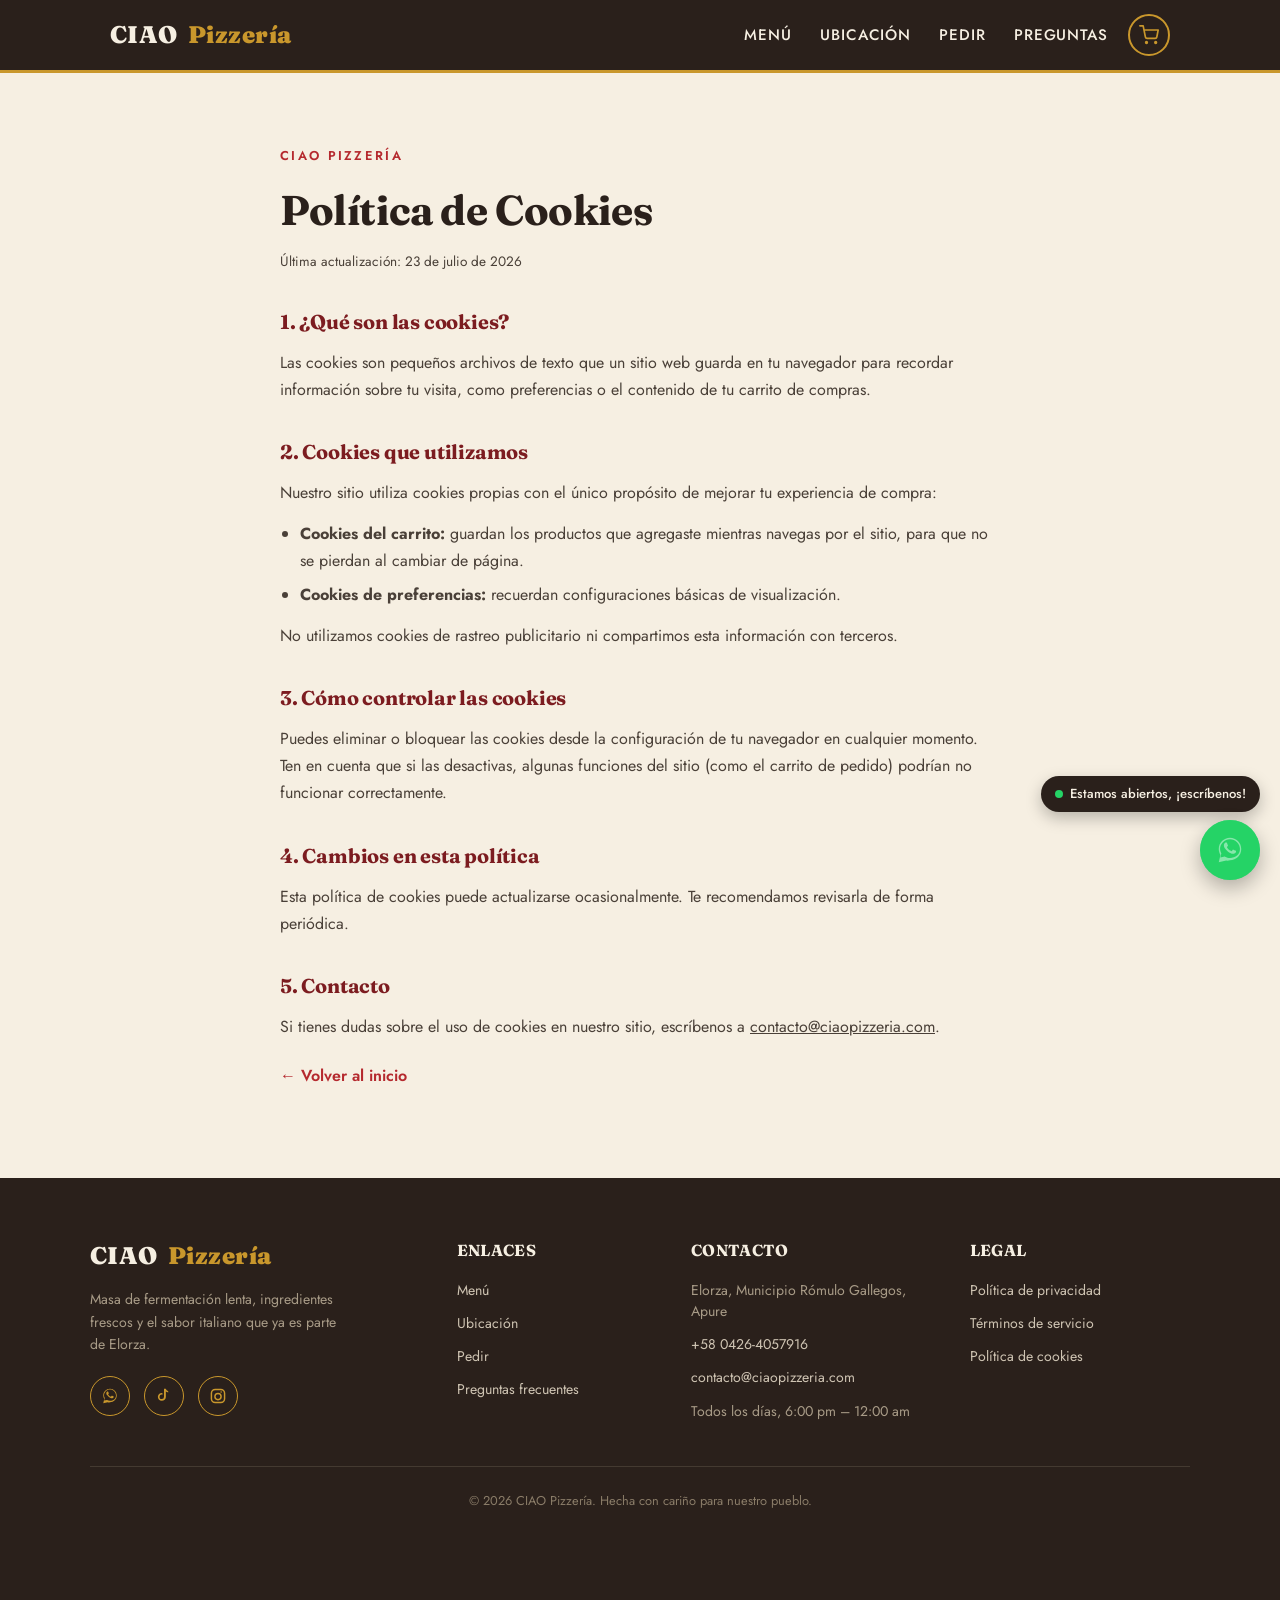
<file: cookies.html>
<!DOCTYPE html>
<html lang="es">
<head>
<meta charset="utf-8"/>
<meta content="width=device-width, initial-scale=1.0" name="viewport"/>
<title>Política de Cookies | CIAO Pizzería</title>
<meta content="Política de cookies de CIAO Pizzería." name="description"/>
<link href="favicon.ico" rel="icon" sizes="any"/>
<link href="favicon-32.png" rel="icon" sizes="32x32" type="image/png"/>
<link href="favicon-16.png" rel="icon" sizes="16x16" type="image/png"/>
<link href="favicon-180.png" rel="apple-touch-icon" sizes="180x180"/>
<link href="favicon-192.png" rel="icon" sizes="192x192" type="image/png"/>
<link href="https://fonts.googleapis.com" rel="preconnect"/>
<link href="https://fonts.googleapis.com/css2?family=Fraunces:ital,opsz,wght@0,9..144,500;0,9..144,700;0,9..144,900;1,9..144,600&amp;family=Jost:wght@400;500;600&amp;display=swap" rel="stylesheet"/>
<link href="styles.css" rel="stylesheet"/>
<style>
  .legal-page{max-width:760px; margin:0 auto; padding:70px 20px 90px;}
  .legal-page .eyebrow{color:var(--rojo);}
  .legal-page h1{font-size:clamp(2rem,4vw,2.6rem); margin-bottom:8px;}
  .legal-updated{color:#8a7c68; font-size:0.85rem; margin-bottom:36px;}
  .legal-page h2{font-size:1.25rem; color:var(--rojo-oscuro); margin:34px 0 12px;}
  .legal-page p{color:#4a4038; margin-bottom:14px; line-height:1.7;}
  .legal-page ul{margin:0 0 14px 20px; color:#4a4038; line-height:1.7;}
  .legal-page li{margin-bottom:6px;}
  .legal-back{display:inline-block; margin-top:10px; color:var(--rojo); font-weight:600; text-decoration:none;}
  .legal-back:hover{color:var(--rojo-oscuro);}
</style>
</head>
<body>
<header>
<div class="nav-wrap">
<a aria-label="Ir al inicio de CIAO Pizzería" class="logo" href="index.html">CIAO <span>Pizzería</span></a>
<div class="nav-right">
<nav>
<ul id="navList">
<li><a href="#menu">Menú</a></li>
<li><a href="#nosotros">Ubicación</a></li>
<li><a href="#pedido">Pedir</a></li>
<li><a href="#faq">Preguntas</a></li>
</ul>
</nav>
<button aria-label="Ver carrito de pedido" class="cart-btn" id="cartBtn">
<svg aria-hidden="true" fill="none" stroke="currentColor" stroke-linecap="round" stroke-linejoin="round" stroke-width="2" viewbox="0 0 24 24">
<circle cx="9" cy="21" r="1"></circle><circle cx="20" cy="21" r="1"></circle>
<path d="M1 1h4l2.68 13.39a2 2 0 0 0 2 1.61h9.72a2 2 0 0 0 2-1.61L23 6H6"></path>
</svg>
<span class="cart-badge hidden" id="cartBadge">0</span>
</button>
<button aria-expanded="false" aria-label="Abrir menú" class="menu-toggle" id="menuToggle">☰</button>
</div>
</div>
</header>
<main class="legal-page">
<span class="eyebrow">CIAO Pizzería</span>
<h1>Política de Cookies</h1>
<p class="legal-updated">Última actualización: 23 de julio de 2026</p>
<h2>1. ¿Qué son las cookies?</h2>
<p>Las cookies son pequeños archivos de texto que un sitio web guarda en tu navegador para recordar información sobre tu visita, como preferencias o el contenido de tu carrito de compras.</p>

<h2>2. Cookies que utilizamos</h2>
<p>Nuestro sitio utiliza cookies propias con el único propósito de mejorar tu experiencia de compra:</p>
<ul>
<li><strong>Cookies del carrito:</strong> guardan los productos que agregaste mientras navegas por el sitio, para que no se pierdan al cambiar de página.</li>
<li><strong>Cookies de preferencias:</strong> recuerdan configuraciones básicas de visualización.</li>
</ul>
<p>No utilizamos cookies de rastreo publicitario ni compartimos esta información con terceros.</p>

<h2>3. Cómo controlar las cookies</h2>
<p>Puedes eliminar o bloquear las cookies desde la configuración de tu navegador en cualquier momento. Ten en cuenta que si las desactivas, algunas funciones del sitio (como el carrito de pedido) podrían no funcionar correctamente.</p>

<h2>4. Cambios en esta política</h2>
<p>Esta política de cookies puede actualizarse ocasionalmente. Te recomendamos revisarla de forma periódica.</p>

<h2>5. Contacto</h2>
<p>Si tienes dudas sobre el uso de cookies en nuestro sitio, escríbenos a <a href="mailto:contacto@ciaopizzeria.com">contacto@ciaopizzeria.com</a>.</p>
<a class="legal-back" href="index.html">← Volver al inicio</a>
</main>
<footer>
<div class="footer-inner">
<div class="footer-col footer-brand">
<div class="logo">CIAO <span style="color:var(--oro);">Pizzería</span></div>
<p class="footer-tagline">Masa de fermentación lenta, ingredientes frescos y el sabor italiano que ya es parte de Elorza.</p>
<div class="social-row">
<a aria-label="WhatsApp" class="social-icon" href="https://wa.me/584264057916" rel="noopener" target="_blank">
<svg aria-hidden="true" viewbox="0 0 32 32"><path d="M16.004 3C9.377 3 4 8.373 4 15c0 2.31.65 4.47 1.78 6.31L4 29l7.87-1.74A11.9 11.9 0 0 0 16.004 27C22.63 27 28 21.627 28 15S22.63 3 16.004 3Zm0 21.6c-1.9 0-3.68-.5-5.22-1.38l-.375-.22-4.67 1.03 1.05-4.55-.24-.39A9.55 9.55 0 0 1 5.4 15c0-5.85 4.76-10.6 10.604-10.6S26.6 9.15 26.6 15 21.848 24.6 16.004 24.6Zm5.86-7.95c-.32-.16-1.9-.94-2.2-1.05-.3-.11-.51-.16-.73.16-.21.32-.84 1.05-1.03 1.26-.19.21-.38.24-.7.08-.32-.16-1.35-.5-2.57-1.58-.95-.85-1.6-1.9-1.78-2.22-.19-.32-.02-.49.14-.65.14-.14.32-.38.48-.56.16-.19.21-.32.32-.53.11-.21.05-.4-.03-.56-.08-.16-.73-1.76-1-2.41-.26-.63-.53-.54-.73-.55h-.62c-.21 0-.56.08-.85.4-.29.32-1.12 1.09-1.12 2.66s1.15 3.08 1.31 3.29c.16.21 2.26 3.45 5.48 4.84.77.33 1.37.53 1.83.68.77.24 1.47.21 2.02.13.62-.09 1.9-.78 2.17-1.53.27-.75.27-1.4.19-1.53-.08-.13-.29-.21-.61-.37Z"></path></svg>
</a>
<a aria-label="TikTok" class="social-icon" href="https://www.tiktok.com/@enyerber.jos.paz" rel="noopener" target="_blank">
<svg aria-hidden="true" viewbox="0 0 32 32"><path d="M23.5 9.6a6.8 6.8 0 0 1-4.2-1.44v9.4a7.1 7.1 0 1 1-6.1-7.03v3.16a3.95 3.95 0 1 0 2.8 3.78V3h3.1a6.8 6.8 0 0 0 4.4 4.4v2.2Z"></path></svg>
</a>
<a aria-label="Instagram (próximamente)" class="social-icon" href="#">
<svg aria-hidden="true" viewbox="0 0 32 32"><path d="M11 3h10a8 8 0 0 1 8 8v10a8 8 0 0 1-8 8H11a8 8 0 0 1-8-8V11a8 8 0 0 1 8-8Zm0 2.6a5.4 5.4 0 0 0-5.4 5.4v10A5.4 5.4 0 0 0 11 26.4h10a5.4 5.4 0 0 0 5.4-5.4V11A5.4 5.4 0 0 0 21 5.6H11Zm5 4.6a6.8 6.8 0 1 1 0 13.6 6.8 6.8 0 0 1 0-13.6Zm0 2.6a4.2 4.2 0 1 0 0 8.4 4.2 4.2 0 0 0 0-8.4Zm7-3.9a1.4 1.4 0 1 1-2.8 0 1.4 1.4 0 0 1 2.8 0Z"></path></svg>
</a>
</div>
</div>
<div class="footer-col">
<h4>Enlaces</h4>
<ul class="footer-links">
<li><a href="#menu">Menú</a></li>
<li><a href="#nosotros">Ubicación</a></li>
<li><a href="#pedido">Pedir</a></li>
<li><a href="#faq">Preguntas frecuentes</a></li>
</ul>
</div>
<div class="footer-col">
<h4>Contacto</h4>
<ul class="footer-links footer-contact">
<li>Elorza, Municipio Rómulo Gallegos, Apure</li>
<li><a href="tel:+584264057916">+58 0426-4057916</a></li>
<li><a href="mailto:contacto@ciaopizzeria.com">contacto@ciaopizzeria.com</a></li>
<li>Todos los días, 6:00 pm – 12:00 am</li>
</ul>
</div>
<div class="footer-col">
<h4>Legal</h4>
<ul class="footer-links">
<li><a href="privacidad.html">Política de privacidad</a></li>
<li><a href="terminos.html">Términos de servicio</a></li>
<li><a href="cookies.html">Política de cookies</a></li>
</ul>
</div>
</div>
<div class="footer-bottom">
<p>© 2026 CIAO Pizzería. Hecha con cariño para nuestro pueblo.</p>
</div>
</footer>
<div class="wa-status" id="waStatus"><span class="dot"></span><span id="waStatusText">Consultando horario…</span></div>
<a aria-label="Escríbenos por WhatsApp" class="wa-float" href="https://wa.me/584264057916?text=Hola%20CIAO%20Pizzer%C3%ADa%2C%20quisiera%20hacer%20un%20pedido" id="waFloat" rel="noopener" target="_blank">
<span aria-hidden="true" class="wa-pulse"></span>
<svg aria-hidden="true" fill="currentColor" viewbox="0 0 32 32">
<path d="M16.004 3C9.377 3 4 8.373 4 15c0 2.31.65 4.47 1.78 6.31L4 29l7.87-1.74A11.9 11.9 0 0 0 16.004 27C22.63 27 28 21.627 28 15S22.63 3 16.004 3Zm0 21.6c-1.9 0-3.68-.5-5.22-1.38l-.375-.22-4.67 1.03 1.05-4.55-.24-.39A9.55 9.55 0 0 1 5.4 15c0-5.85 4.76-10.6 10.604-10.6S26.6 9.15 26.6 15 21.848 24.6 16.004 24.6Zm5.86-7.95c-.32-.16-1.9-.94-2.2-1.05-.3-.11-.51-.16-.73.16-.21.32-.84 1.05-1.03 1.26-.19.21-.38.24-.7.08-.32-.16-1.35-.5-2.57-1.58-.95-.85-1.6-1.9-1.78-2.22-.19-.32-.02-.49.14-.65.14-.14.32-.38.48-.56.16-.19.21-.32.32-.53.11-.21.05-.4-.03-.56-.08-.16-.73-1.76-1-2.41-.26-.63-.53-.54-.73-.55h-.62c-.21 0-.56.08-.85.4-.29.32-1.12 1.09-1.12 2.66s1.15 3.08 1.31 3.29c.16.21 2.26 3.45 5.48 4.84.77.33 1.37.53 1.83.68.77.24 1.47.21 2.02.13.62-.09 1.9-.78 2.17-1.53.27-.75.27-1.4.19-1.53-.08-.13-.29-.21-.61-.37Z"></path>
</svg>
</a>
<button aria-label="Volver arriba" class="back-to-top" id="backToTop" type="button">
<svg aria-hidden="true" fill="none" stroke="currentColor" stroke-linecap="round" stroke-linejoin="round" stroke-width="2.4" viewbox="0 0 24 24">
<line x1="12" x2="12" y1="19" y2="5"></line>
<polyline points="6 11 12 5 18 11"></polyline>
</svg>
</button>
<script src="script.js"></script>
</body>
</html>
</file>
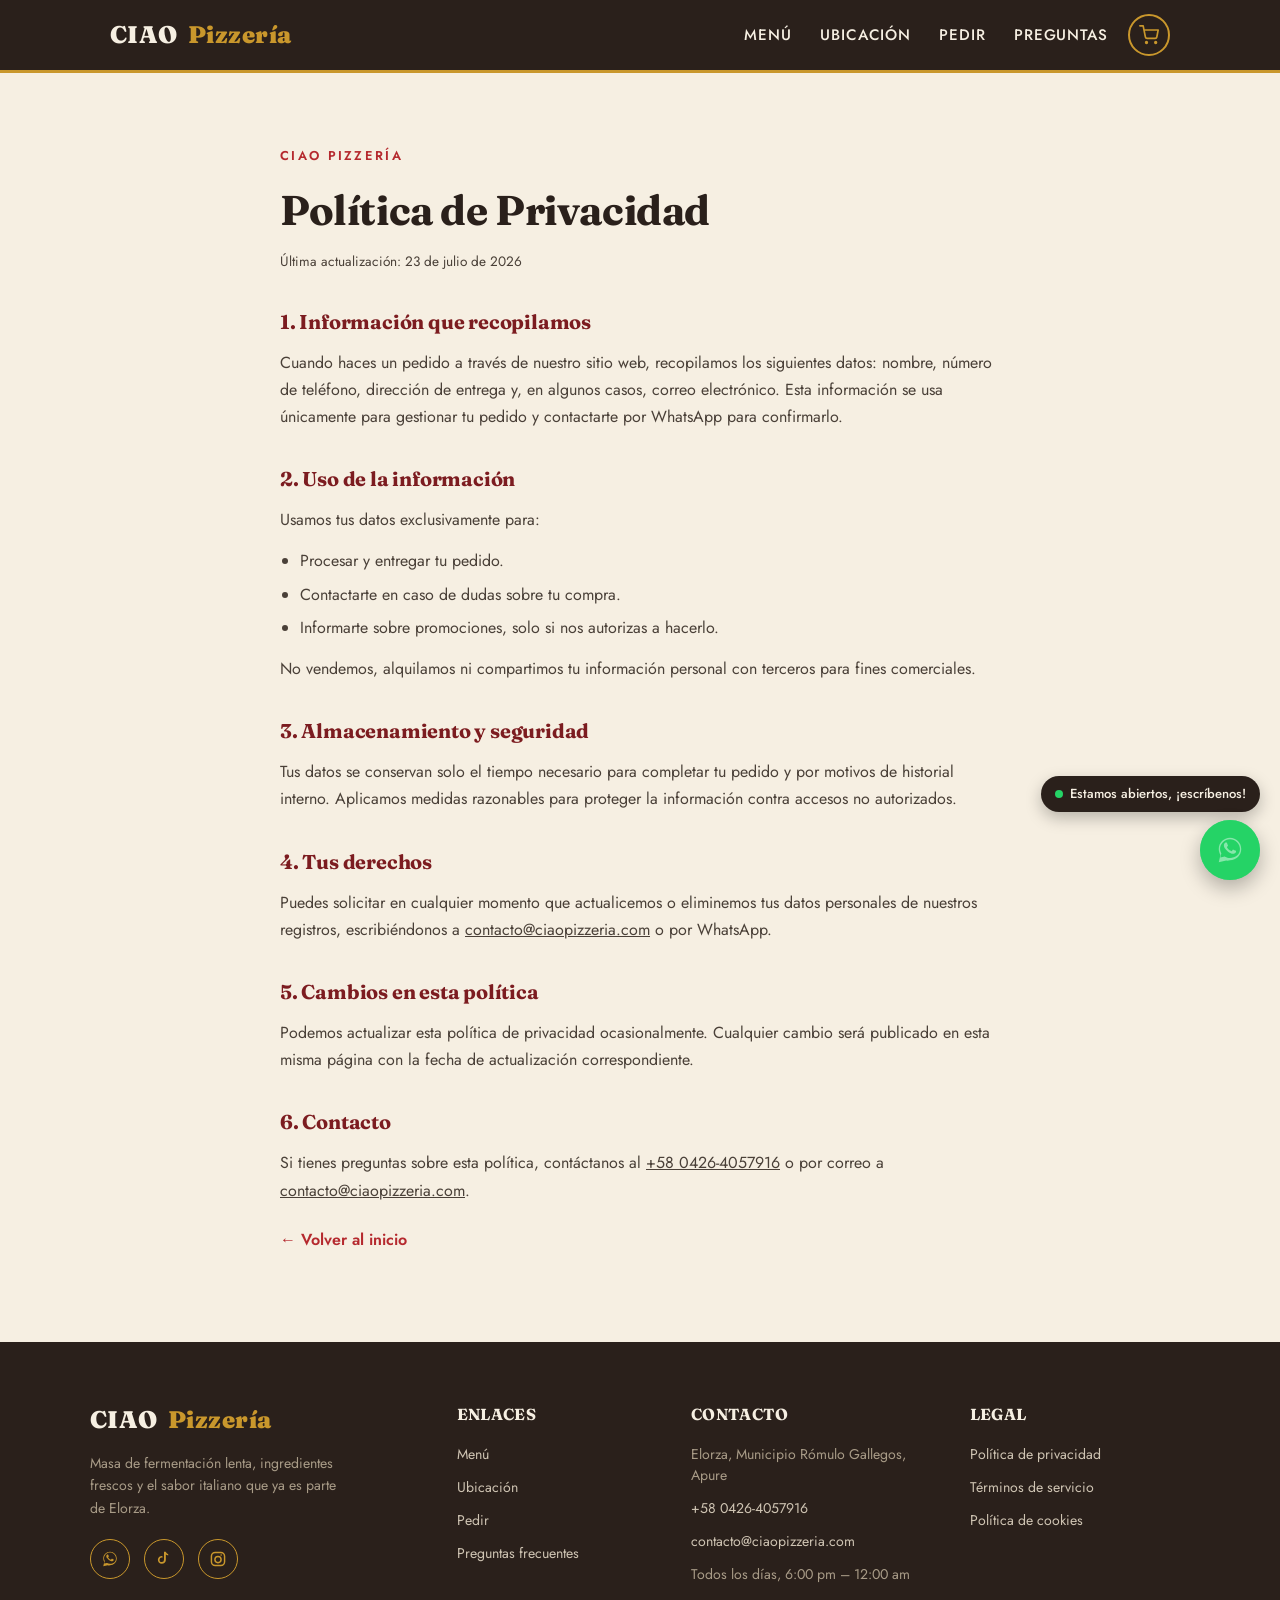
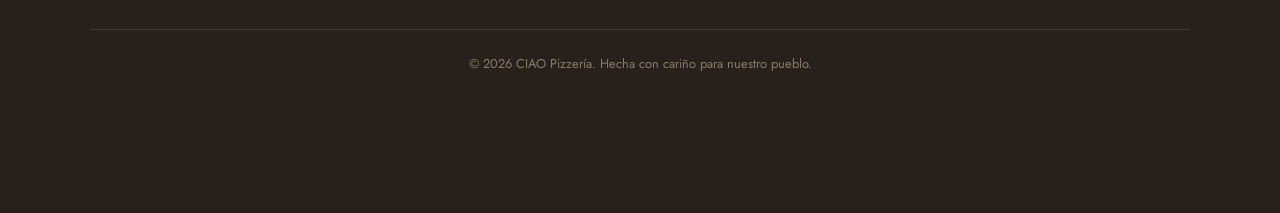
<file: privacidad.html>
<!DOCTYPE html>
<html lang="es">
<head>
<meta charset="utf-8"/>
<meta content="width=device-width, initial-scale=1.0" name="viewport"/>
<title>Política de Privacidad | CIAO Pizzería</title>
<meta content="Política de privacidad de CIAO Pizzería. Conoce cómo protegemos tus datos personales." name="description"/>
<link href="favicon.ico" rel="icon" sizes="any"/>
<link href="favicon-32.png" rel="icon" sizes="32x32" type="image/png"/>
<link href="favicon-16.png" rel="icon" sizes="16x16" type="image/png"/>
<link href="favicon-180.png" rel="apple-touch-icon" sizes="180x180"/>
<link href="favicon-192.png" rel="icon" sizes="192x192" type="image/png"/>
<link href="https://fonts.googleapis.com" rel="preconnect"/>
<link href="https://fonts.googleapis.com/css2?family=Fraunces:ital,opsz,wght@0,9..144,500;0,9..144,700;0,9..144,900;1,9..144,600&amp;family=Jost:wght@400;500;600&amp;display=swap" rel="stylesheet"/>
<link href="styles.css" rel="stylesheet"/>
<style>
  .legal-page{max-width:760px; margin:0 auto; padding:70px 20px 90px;}
  .legal-page .eyebrow{color:var(--rojo);}
  .legal-page h1{font-size:clamp(2rem,4vw,2.6rem); margin-bottom:8px;}
  .legal-updated{color:#8a7c68; font-size:0.85rem; margin-bottom:36px;}
  .legal-page h2{font-size:1.25rem; color:var(--rojo-oscuro); margin:34px 0 12px;}
  .legal-page p{color:#4a4038; margin-bottom:14px; line-height:1.7;}
  .legal-page ul{margin:0 0 14px 20px; color:#4a4038; line-height:1.7;}
  .legal-page li{margin-bottom:6px;}
  .legal-back{display:inline-block; margin-top:10px; color:var(--rojo); font-weight:600; text-decoration:none;}
  .legal-back:hover{color:var(--rojo-oscuro);}
</style>
</head>
<body>
<header>
<div class="nav-wrap">
<a aria-label="Ir al inicio de CIAO Pizzería" class="logo" href="index.html">CIAO <span>Pizzería</span></a>
<div class="nav-right">
<nav>
<ul id="navList">
<li><a href="#menu">Menú</a></li>
<li><a href="#nosotros">Ubicación</a></li>
<li><a href="#pedido">Pedir</a></li>
<li><a href="#faq">Preguntas</a></li>
</ul>
</nav>
<button aria-label="Ver carrito de pedido" class="cart-btn" id="cartBtn">
<svg aria-hidden="true" fill="none" stroke="currentColor" stroke-linecap="round" stroke-linejoin="round" stroke-width="2" viewbox="0 0 24 24">
<circle cx="9" cy="21" r="1"></circle><circle cx="20" cy="21" r="1"></circle>
<path d="M1 1h4l2.68 13.39a2 2 0 0 0 2 1.61h9.72a2 2 0 0 0 2-1.61L23 6H6"></path>
</svg>
<span class="cart-badge hidden" id="cartBadge">0</span>
</button>
<button aria-expanded="false" aria-label="Abrir menú" class="menu-toggle" id="menuToggle">☰</button>
</div>
</div>
</header>
<main class="legal-page">
<span class="eyebrow">CIAO Pizzería</span>
<h1>Política de Privacidad</h1>
<p class="legal-updated">Última actualización: 23 de julio de 2026</p>
<h2>1. Información que recopilamos</h2>
<p>Cuando haces un pedido a través de nuestro sitio web, recopilamos los siguientes datos: nombre, número de teléfono, dirección de entrega y, en algunos casos, correo electrónico. Esta información se usa únicamente para gestionar tu pedido y contactarte por WhatsApp para confirmarlo.</p>

<h2>2. Uso de la información</h2>
<p>Usamos tus datos exclusivamente para:</p>
<ul>
<li>Procesar y entregar tu pedido.</li>
<li>Contactarte en caso de dudas sobre tu compra.</li>
<li>Informarte sobre promociones, solo si nos autorizas a hacerlo.</li>
</ul>
<p>No vendemos, alquilamos ni compartimos tu información personal con terceros para fines comerciales.</p>

<h2>3. Almacenamiento y seguridad</h2>
<p>Tus datos se conservan solo el tiempo necesario para completar tu pedido y por motivos de historial interno. Aplicamos medidas razonables para proteger la información contra accesos no autorizados.</p>

<h2>4. Tus derechos</h2>
<p>Puedes solicitar en cualquier momento que actualicemos o eliminemos tus datos personales de nuestros registros, escribiéndonos a <a href="mailto:contacto@ciaopizzeria.com">contacto@ciaopizzeria.com</a> o por WhatsApp.</p>

<h2>5. Cambios en esta política</h2>
<p>Podemos actualizar esta política de privacidad ocasionalmente. Cualquier cambio será publicado en esta misma página con la fecha de actualización correspondiente.</p>

<h2>6. Contacto</h2>
<p>Si tienes preguntas sobre esta política, contáctanos al <a href="tel:+584264057916">+58 0426-4057916</a> o por correo a <a href="mailto:contacto@ciaopizzeria.com">contacto@ciaopizzeria.com</a>.</p>
<a class="legal-back" href="index.html">← Volver al inicio</a>
</main>
<footer>
<div class="footer-inner">
<div class="footer-col footer-brand">
<div class="logo">CIAO <span style="color:var(--oro);">Pizzería</span></div>
<p class="footer-tagline">Masa de fermentación lenta, ingredientes frescos y el sabor italiano que ya es parte de Elorza.</p>
<div class="social-row">
<a aria-label="WhatsApp" class="social-icon" href="https://wa.me/584264057916" rel="noopener" target="_blank">
<svg aria-hidden="true" viewbox="0 0 32 32"><path d="M16.004 3C9.377 3 4 8.373 4 15c0 2.31.65 4.47 1.78 6.31L4 29l7.87-1.74A11.9 11.9 0 0 0 16.004 27C22.63 27 28 21.627 28 15S22.63 3 16.004 3Zm0 21.6c-1.9 0-3.68-.5-5.22-1.38l-.375-.22-4.67 1.03 1.05-4.55-.24-.39A9.55 9.55 0 0 1 5.4 15c0-5.85 4.76-10.6 10.604-10.6S26.6 9.15 26.6 15 21.848 24.6 16.004 24.6Zm5.86-7.95c-.32-.16-1.9-.94-2.2-1.05-.3-.11-.51-.16-.73.16-.21.32-.84 1.05-1.03 1.26-.19.21-.38.24-.7.08-.32-.16-1.35-.5-2.57-1.58-.95-.85-1.6-1.9-1.78-2.22-.19-.32-.02-.49.14-.65.14-.14.32-.38.48-.56.16-.19.21-.32.32-.53.11-.21.05-.4-.03-.56-.08-.16-.73-1.76-1-2.41-.26-.63-.53-.54-.73-.55h-.62c-.21 0-.56.08-.85.4-.29.32-1.12 1.09-1.12 2.66s1.15 3.08 1.31 3.29c.16.21 2.26 3.45 5.48 4.84.77.33 1.37.53 1.83.68.77.24 1.47.21 2.02.13.62-.09 1.9-.78 2.17-1.53.27-.75.27-1.4.19-1.53-.08-.13-.29-.21-.61-.37Z"></path></svg>
</a>
<a aria-label="TikTok" class="social-icon" href="https://www.tiktok.com/@enyerber.jos.paz" rel="noopener" target="_blank">
<svg aria-hidden="true" viewbox="0 0 32 32"><path d="M23.5 9.6a6.8 6.8 0 0 1-4.2-1.44v9.4a7.1 7.1 0 1 1-6.1-7.03v3.16a3.95 3.95 0 1 0 2.8 3.78V3h3.1a6.8 6.8 0 0 0 4.4 4.4v2.2Z"></path></svg>
</a>
<a aria-label="Instagram (próximamente)" class="social-icon" href="#">
<svg aria-hidden="true" viewbox="0 0 32 32"><path d="M11 3h10a8 8 0 0 1 8 8v10a8 8 0 0 1-8 8H11a8 8 0 0 1-8-8V11a8 8 0 0 1 8-8Zm0 2.6a5.4 5.4 0 0 0-5.4 5.4v10A5.4 5.4 0 0 0 11 26.4h10a5.4 5.4 0 0 0 5.4-5.4V11A5.4 5.4 0 0 0 21 5.6H11Zm5 4.6a6.8 6.8 0 1 1 0 13.6 6.8 6.8 0 0 1 0-13.6Zm0 2.6a4.2 4.2 0 1 0 0 8.4 4.2 4.2 0 0 0 0-8.4Zm7-3.9a1.4 1.4 0 1 1-2.8 0 1.4 1.4 0 0 1 2.8 0Z"></path></svg>
</a>
</div>
</div>
<div class="footer-col">
<h4>Enlaces</h4>
<ul class="footer-links">
<li><a href="#menu">Menú</a></li>
<li><a href="#nosotros">Ubicación</a></li>
<li><a href="#pedido">Pedir</a></li>
<li><a href="#faq">Preguntas frecuentes</a></li>
</ul>
</div>
<div class="footer-col">
<h4>Contacto</h4>
<ul class="footer-links footer-contact">
<li>Elorza, Municipio Rómulo Gallegos, Apure</li>
<li><a href="tel:+584264057916">+58 0426-4057916</a></li>
<li><a href="mailto:contacto@ciaopizzeria.com">contacto@ciaopizzeria.com</a></li>
<li>Todos los días, 6:00 pm – 12:00 am</li>
</ul>
</div>
<div class="footer-col">
<h4>Legal</h4>
<ul class="footer-links">
<li><a href="privacidad.html">Política de privacidad</a></li>
<li><a href="terminos.html">Términos de servicio</a></li>
<li><a href="cookies.html">Política de cookies</a></li>
</ul>
</div>
</div>
<div class="footer-bottom">
<p>© 2026 CIAO Pizzería. Hecha con cariño para nuestro pueblo.</p>
</div>
</footer>
<div class="wa-status" id="waStatus"><span class="dot"></span><span id="waStatusText">Consultando horario…</span></div>
<a aria-label="Escríbenos por WhatsApp" class="wa-float" href="https://wa.me/584264057916?text=Hola%20CIAO%20Pizzer%C3%ADa%2C%20quisiera%20hacer%20un%20pedido" id="waFloat" rel="noopener" target="_blank">
<span aria-hidden="true" class="wa-pulse"></span>
<svg aria-hidden="true" fill="currentColor" viewbox="0 0 32 32">
<path d="M16.004 3C9.377 3 4 8.373 4 15c0 2.31.65 4.47 1.78 6.31L4 29l7.87-1.74A11.9 11.9 0 0 0 16.004 27C22.63 27 28 21.627 28 15S22.63 3 16.004 3Zm0 21.6c-1.9 0-3.68-.5-5.22-1.38l-.375-.22-4.67 1.03 1.05-4.55-.24-.39A9.55 9.55 0 0 1 5.4 15c0-5.85 4.76-10.6 10.604-10.6S26.6 9.15 26.6 15 21.848 24.6 16.004 24.6Zm5.86-7.95c-.32-.16-1.9-.94-2.2-1.05-.3-.11-.51-.16-.73.16-.21.32-.84 1.05-1.03 1.26-.19.21-.38.24-.7.08-.32-.16-1.35-.5-2.57-1.58-.95-.85-1.6-1.9-1.78-2.22-.19-.32-.02-.49.14-.65.14-.14.32-.38.48-.56.16-.19.21-.32.32-.53.11-.21.05-.4-.03-.56-.08-.16-.73-1.76-1-2.41-.26-.63-.53-.54-.73-.55h-.62c-.21 0-.56.08-.85.4-.29.32-1.12 1.09-1.12 2.66s1.15 3.08 1.31 3.29c.16.21 2.26 3.45 5.48 4.84.77.33 1.37.53 1.83.68.77.24 1.47.21 2.02.13.62-.09 1.9-.78 2.17-1.53.27-.75.27-1.4.19-1.53-.08-.13-.29-.21-.61-.37Z"></path>
</svg>
</a>
<button aria-label="Volver arriba" class="back-to-top" id="backToTop" type="button">
<svg aria-hidden="true" fill="none" stroke="currentColor" stroke-linecap="round" stroke-linejoin="round" stroke-width="2.4" viewbox="0 0 24 24">
<line x1="12" x2="12" y1="19" y2="5"></line>
<polyline points="6 11 12 5 18 11"></polyline>
</svg>
</button>
<script src="script.js"></script>
</body>
</html>
</file>
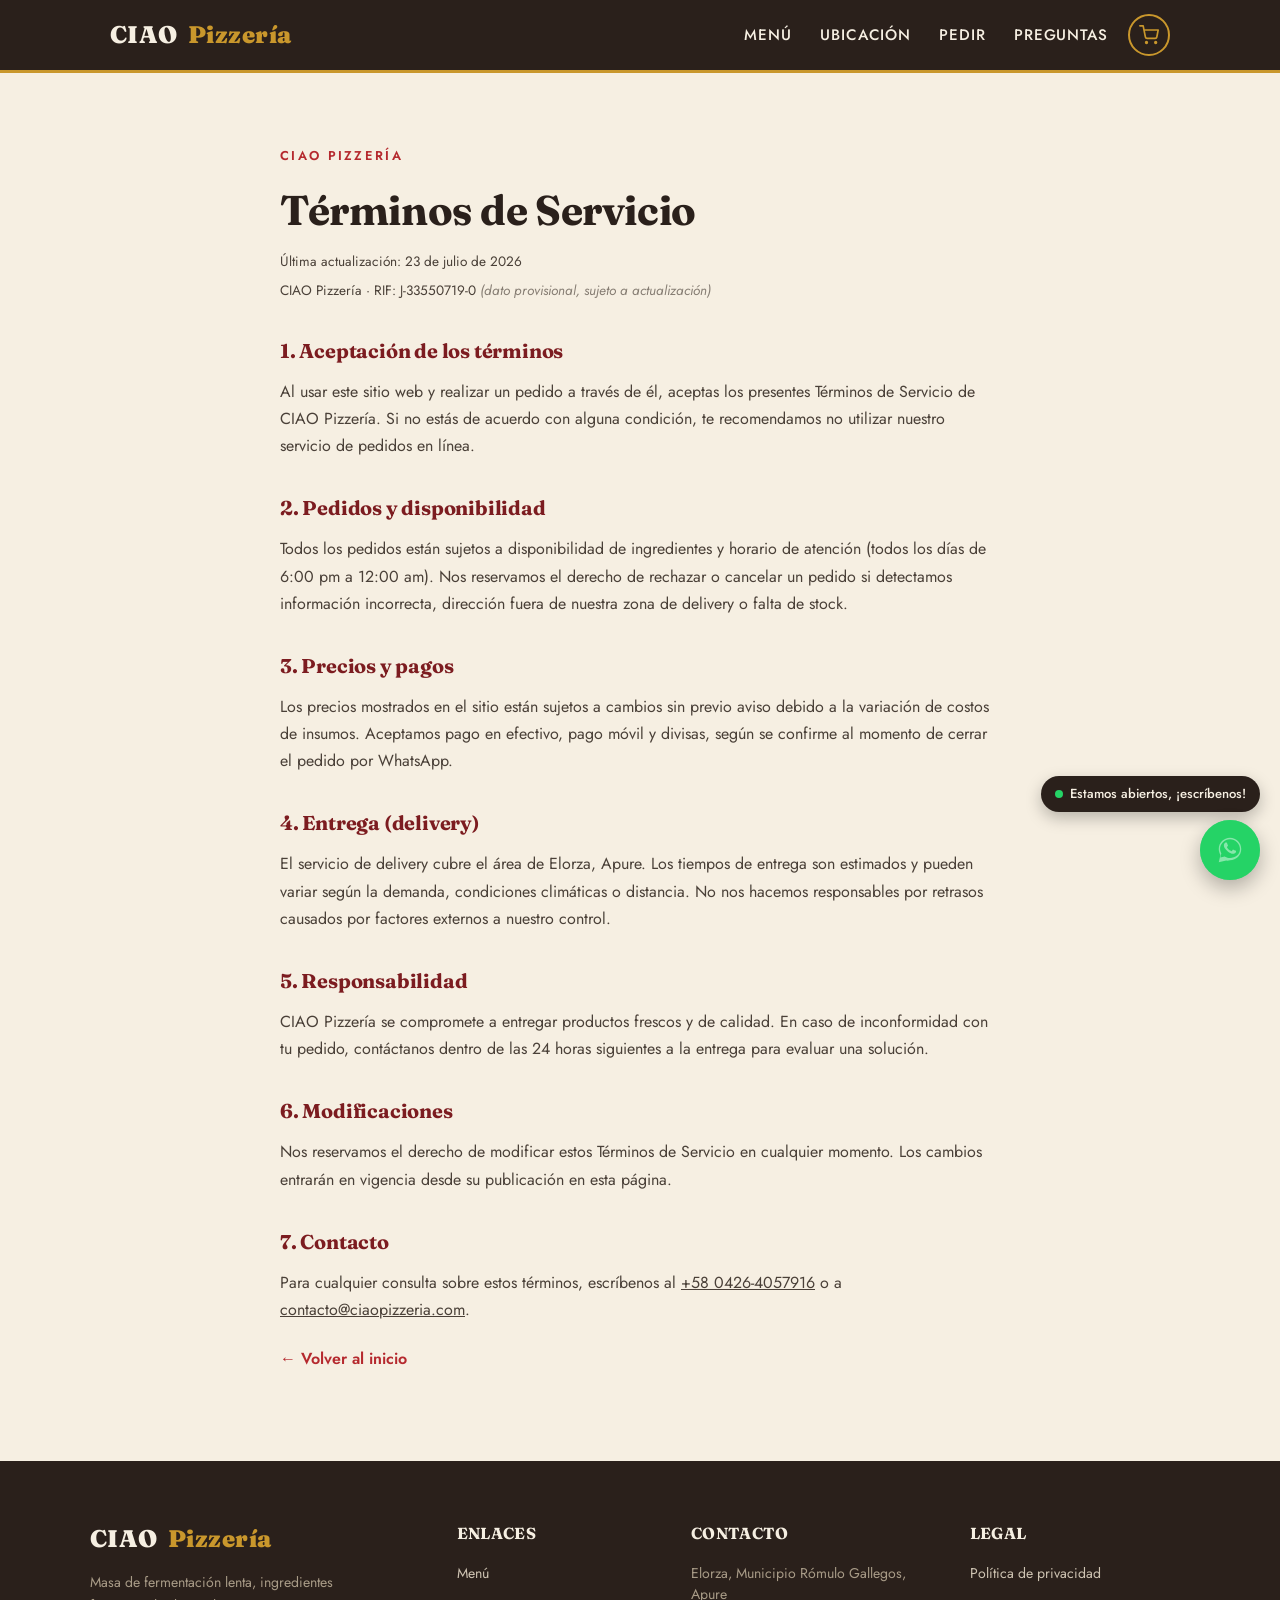
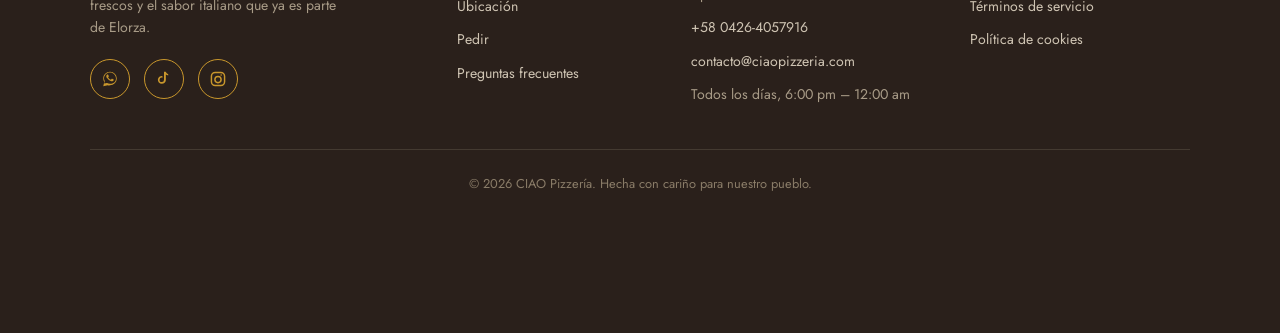
<file: terminos.html>
<!DOCTYPE html>
<html lang="es">

<head>
  <meta charset="utf-8" />
  <meta content="width=device-width, initial-scale=1.0" name="viewport" />
  <title>Términos de Servicio | CIAO Pizzería</title>
  <meta content="Términos y condiciones de servicio de CIAO Pizzería." name="description" />
  <link href="favicon.ico" rel="icon" sizes="any" />
  <link href="favicon-32.png" rel="icon" sizes="32x32" type="image/png" />
  <link href="favicon-16.png" rel="icon" sizes="16x16" type="image/png" />
  <link href="favicon-180.png" rel="apple-touch-icon" sizes="180x180" />
  <link href="favicon-192.png" rel="icon" sizes="192x192" type="image/png" />
  <link href="https://fonts.googleapis.com" rel="preconnect" />
  <link
    href="https://fonts.googleapis.com/css2?family=Fraunces:ital,opsz,wght@0,9..144,500;0,9..144,700;0,9..144,900;1,9..144,600&amp;family=Jost:wght@400;500;600&amp;display=swap"
    rel="stylesheet" />
  <link href="styles.css" rel="stylesheet" />
  <style>
    .legal-page {
      max-width: 760px;
      margin: 0 auto;
      padding: 70px 20px 90px;
    }

    .legal-page .eyebrow {
      color: var(--rojo);
    }

    .legal-page h1 {
      font-size: clamp(2rem, 4vw, 2.6rem);
      margin-bottom: 8px;
    }

    .legal-updated {
      color: #8a7c68;
      font-size: 0.85rem;
      margin-bottom: 36px;
    }

    .legal-page h2 {
      font-size: 1.25rem;
      color: var(--rojo-oscuro);
      margin: 34px 0 12px;
    }

    .legal-page p {
      color: #4a4038;
      margin-bottom: 14px;
      line-height: 1.7;
    }

    .legal-page ul {
      margin: 0 0 14px 20px;
      color: #4a4038;
      line-height: 1.7;
    }

    .legal-page li {
      margin-bottom: 6px;
    }

    .legal-back {
      display: inline-block;
      margin-top: 10px;
      color: var(--rojo);
      font-weight: 600;
      text-decoration: none;
    }

    .legal-back:hover {
      color: var(--rojo-oscuro);
    }
  </style>
</head>

<body>
  <header>
    <div class="nav-wrap">
      <a aria-label="Ir al inicio de CIAO Pizzería" class="logo" href="index.html">CIAO <span>Pizzería</span></a>
      <div class="nav-right">
        <nav>
          <ul id="navList">
            <li><a href="#menu">Menú</a></li>
            <li><a href="#nosotros">Ubicación</a></li>
            <li><a href="#pedido">Pedir</a></li>
            <li><a href="#faq">Preguntas</a></li>
          </ul>
        </nav>
        <button aria-label="Ver carrito de pedido" class="cart-btn" id="cartBtn">
          <svg aria-hidden="true" fill="none" stroke="currentColor" stroke-linecap="round" stroke-linejoin="round"
            stroke-width="2" viewbox="0 0 24 24">
            <circle cx="9" cy="21" r="1"></circle>
            <circle cx="20" cy="21" r="1"></circle>
            <path d="M1 1h4l2.68 13.39a2 2 0 0 0 2 1.61h9.72a2 2 0 0 0 2-1.61L23 6H6"></path>
          </svg>
          <span class="cart-badge hidden" id="cartBadge">0</span>
        </button>
        <button aria-expanded="false" aria-label="Abrir menú" class="menu-toggle" id="menuToggle">☰</button>
      </div>
    </div>
  </header>
  <main class="legal-page">
    <span class="eyebrow">CIAO Pizzería</span>
    <h1>Términos de Servicio</h1>
    <p class="legal-updated">Última actualización: 23 de julio de 2026</p>
    <p class="legal-updated" style="margin-top:-8px;">CIAO Pizzería · RIF: J-33550719-0 <em style="opacity:.65;">(dato
        provisional, sujeto a actualización)</em></p>
    <h2>1. Aceptación de los términos</h2>
    <p>Al usar este sitio web y realizar un pedido a través de él, aceptas los presentes Términos de Servicio de CIAO
      Pizzería. Si no estás de acuerdo con alguna condición, te recomendamos no utilizar nuestro servicio de pedidos en
      línea.</p>

    <h2>2. Pedidos y disponibilidad</h2>
    <p>Todos los pedidos están sujetos a disponibilidad de ingredientes y horario de atención (todos los días de 6:00 pm
      a 12:00 am). Nos reservamos el derecho de rechazar o cancelar un pedido si detectamos información incorrecta,
      dirección fuera de nuestra zona de delivery o falta de stock.</p>

    <h2>3. Precios y pagos</h2>
    <p>Los precios mostrados en el sitio están sujetos a cambios sin previo aviso debido a la variación de costos de
      insumos. Aceptamos pago en efectivo, pago móvil y divisas, según se confirme al momento de cerrar el pedido por
      WhatsApp.</p>

    <h2>4. Entrega (delivery)</h2>
    <p>El servicio de delivery cubre el área de Elorza, Apure. Los tiempos de entrega son estimados y pueden variar
      según la demanda, condiciones climáticas o distancia. No nos hacemos responsables por retrasos causados por
      factores externos a nuestro control.</p>

    <h2>5. Responsabilidad</h2>
    <p>CIAO Pizzería se compromete a entregar productos frescos y de calidad. En caso de inconformidad con tu pedido,
      contáctanos dentro de las 24 horas siguientes a la entrega para evaluar una solución.</p>

    <h2>6. Modificaciones</h2>
    <p>Nos reservamos el derecho de modificar estos Términos de Servicio en cualquier momento. Los cambios entrarán en
      vigencia desde su publicación en esta página.</p>

    <h2>7. Contacto</h2>
    <p>Para cualquier consulta sobre estos términos, escríbenos al <a href="tel:+584264057916">+58 0426-4057916</a> o a
      <a href="mailto:contacto@ciaopizzeria.com">contacto@ciaopizzeria.com</a>.</p>
    <a class="legal-back" href="index.html">← Volver al inicio</a>
  </main>
  <footer>
    <div class="footer-inner">
      <div class="footer-col footer-brand">
        <div class="logo">CIAO <span style="color:var(--oro);">Pizzería</span></div>
        <p class="footer-tagline">Masa de fermentación lenta, ingredientes frescos y el sabor italiano que ya es parte
          de Elorza.</p>
        <div class="social-row">
          <a aria-label="WhatsApp" class="social-icon" href="https://wa.me/584264057916" rel="noopener" target="_blank">
            <svg aria-hidden="true" viewbox="0 0 32 32">
              <path
                d="M16.004 3C9.377 3 4 8.373 4 15c0 2.31.65 4.47 1.78 6.31L4 29l7.87-1.74A11.9 11.9 0 0 0 16.004 27C22.63 27 28 21.627 28 15S22.63 3 16.004 3Zm0 21.6c-1.9 0-3.68-.5-5.22-1.38l-.375-.22-4.67 1.03 1.05-4.55-.24-.39A9.55 9.55 0 0 1 5.4 15c0-5.85 4.76-10.6 10.604-10.6S26.6 9.15 26.6 15 21.848 24.6 16.004 24.6Zm5.86-7.95c-.32-.16-1.9-.94-2.2-1.05-.3-.11-.51-.16-.73.16-.21.32-.84 1.05-1.03 1.26-.19.21-.38.24-.7.08-.32-.16-1.35-.5-2.57-1.58-.95-.85-1.6-1.9-1.78-2.22-.19-.32-.02-.49.14-.65.14-.14.32-.38.48-.56.16-.19.21-.32.32-.53.11-.21.05-.4-.03-.56-.08-.16-.73-1.76-1-2.41-.26-.63-.53-.54-.73-.55h-.62c-.21 0-.56.08-.85.4-.29.32-1.12 1.09-1.12 2.66s1.15 3.08 1.31 3.29c.16.21 2.26 3.45 5.48 4.84.77.33 1.37.53 1.83.68.77.24 1.47.21 2.02.13.62-.09 1.9-.78 2.17-1.53.27-.75.27-1.4.19-1.53-.08-.13-.29-.21-.61-.37Z">
              </path>
            </svg>
          </a>
          <a aria-label="TikTok" class="social-icon" href="https://www.tiktok.com/@enyerber.jos.paz" rel="noopener"
            target="_blank">
            <svg aria-hidden="true" viewbox="0 0 32 32">
              <path
                d="M23.5 9.6a6.8 6.8 0 0 1-4.2-1.44v9.4a7.1 7.1 0 1 1-6.1-7.03v3.16a3.95 3.95 0 1 0 2.8 3.78V3h3.1a6.8 6.8 0 0 0 4.4 4.4v2.2Z">
              </path>
            </svg>
          </a>
          <a aria-label="Instagram (próximamente)" class="social-icon" href="#">
            <svg aria-hidden="true" viewbox="0 0 32 32">
              <path
                d="M11 3h10a8 8 0 0 1 8 8v10a8 8 0 0 1-8 8H11a8 8 0 0 1-8-8V11a8 8 0 0 1 8-8Zm0 2.6a5.4 5.4 0 0 0-5.4 5.4v10A5.4 5.4 0 0 0 11 26.4h10a5.4 5.4 0 0 0 5.4-5.4V11A5.4 5.4 0 0 0 21 5.6H11Zm5 4.6a6.8 6.8 0 1 1 0 13.6 6.8 6.8 0 0 1 0-13.6Zm0 2.6a4.2 4.2 0 1 0 0 8.4 4.2 4.2 0 0 0 0-8.4Zm7-3.9a1.4 1.4 0 1 1-2.8 0 1.4 1.4 0 0 1 2.8 0Z">
              </path>
            </svg>
          </a>
        </div>
      </div>
      <div class="footer-col">
        <h4>Enlaces</h4>
        <ul class="footer-links">
          <li><a href="#menu">Menú</a></li>
          <li><a href="#nosotros">Ubicación</a></li>
          <li><a href="#pedido">Pedir</a></li>
          <li><a href="#faq">Preguntas frecuentes</a></li>
        </ul>
      </div>
      <div class="footer-col">
        <h4>Contacto</h4>
        <ul class="footer-links footer-contact">
          <li>Elorza, Municipio Rómulo Gallegos, Apure</li>
          <li><a href="tel:+584264057916">+58 0426-4057916</a></li>
          <li><a href="mailto:contacto@ciaopizzeria.com">contacto@ciaopizzeria.com</a></li>
          <li>Todos los días, 6:00 pm – 12:00 am</li>
        </ul>
      </div>
      <div class="footer-col">
        <h4>Legal</h4>
        <ul class="footer-links">
          <li><a href="privacidad.html">Política de privacidad</a></li>
          <li><a href="terminos.html">Términos de servicio</a></li>
          <li><a href="cookies.html">Política de cookies</a></li>
        </ul>
      </div>
    </div>
    <div class="footer-bottom">
      <p>© 2026 CIAO Pizzería. Hecha con cariño para nuestro pueblo.</p>
    </div>
  </footer>
  <div class="wa-status" id="waStatus"><span class="dot"></span><span id="waStatusText">Consultando horario…</span>
  </div>
  <a aria-label="Escríbenos por WhatsApp" class="wa-float"
    href="https://wa.me/584264057916?text=Hola%20CIAO%20Pizzer%C3%ADa%2C%20quisiera%20hacer%20un%20pedido" id="waFloat"
    rel="noopener" target="_blank">
    <span aria-hidden="true" class="wa-pulse"></span>
    <svg aria-hidden="true" fill="currentColor" viewbox="0 0 32 32">
      <path
        d="M16.004 3C9.377 3 4 8.373 4 15c0 2.31.65 4.47 1.78 6.31L4 29l7.87-1.74A11.9 11.9 0 0 0 16.004 27C22.63 27 28 21.627 28 15S22.63 3 16.004 3Zm0 21.6c-1.9 0-3.68-.5-5.22-1.38l-.375-.22-4.67 1.03 1.05-4.55-.24-.39A9.55 9.55 0 0 1 5.4 15c0-5.85 4.76-10.6 10.604-10.6S26.6 9.15 26.6 15 21.848 24.6 16.004 24.6Zm5.86-7.95c-.32-.16-1.9-.94-2.2-1.05-.3-.11-.51-.16-.73.16-.21.32-.84 1.05-1.03 1.26-.19.21-.38.24-.7.08-.32-.16-1.35-.5-2.57-1.58-.95-.85-1.6-1.9-1.78-2.22-.19-.32-.02-.49.14-.65.14-.14.32-.38.48-.56.16-.19.21-.32.32-.53.11-.21.05-.4-.03-.56-.08-.16-.73-1.76-1-2.41-.26-.63-.53-.54-.73-.55h-.62c-.21 0-.56.08-.85.4-.29.32-1.12 1.09-1.12 2.66s1.15 3.08 1.31 3.29c.16.21 2.26 3.45 5.48 4.84.77.33 1.37.53 1.83.68.77.24 1.47.21 2.02.13.62-.09 1.9-.78 2.17-1.53.27-.75.27-1.4.19-1.53-.08-.13-.29-.21-.61-.37Z">
      </path>
    </svg>
  </a>
  <button aria-label="Volver arriba" class="back-to-top" id="backToTop" type="button">
    <svg aria-hidden="true" fill="none" stroke="currentColor" stroke-linecap="round" stroke-linejoin="round"
      stroke-width="2.4" viewbox="0 0 24 24">
      <line x1="12" x2="12" y1="19" y2="5"></line>
      <polyline points="6 11 12 5 18 11"></polyline>
    </svg>
  </button>
  <script src="script.js"></script>
</body>

</html>
</file>
<file: styles.css>
:root{
    --rojo: #B5292E;
    --rojo-oscuro: #7C1C20;
    --verde: #2F4D34;
    --crema: #F6EFE2;
    --crema-2: #EFE3CB;
    --carbon: #2A201B;
    --oro: #C9972C;
  }
  *{box-sizing:border-box; margin:0; padding:0;}
  html{scroll-behavior:smooth;}
  body{
    background:var(--crema);
    color:var(--carbon);
    font-family:'Jost', sans-serif;
    line-height:1.5;
    opacity:0;
    animation:page-fade-in 0.7s ease forwards;
  }
  @keyframes page-fade-in{
    from{opacity:0;}
    to{opacity:1;}
  }
  @media (prefers-reduced-motion: reduce){
    body{animation:none; opacity:1;}
  }
  h1,h2,h3{
    font-family:'Fraunces', serif;
    font-weight:700;
    letter-spacing:-0.01em;
  }
  a{color:inherit;}
  img{max-width:100%; display:block;}

  /* ---------- HEADER ---------- */
  header{
    position:sticky; top:0; z-index:50;
    background:var(--carbon);
    color:var(--crema);
    border-bottom:3px solid var(--oro);
  }
  .nav-wrap{
    max-width:1100px; margin:0 auto;
    display:flex; align-items:center; justify-content:space-between;
    padding:14px 20px;
  }
  .logo{
    display:flex; align-items:center; gap:10px;
    font-family:'Fraunces', serif; font-weight:900; font-size:1.5rem;
    letter-spacing:0.02em;
    text-decoration:none; color:inherit;
    cursor:pointer; transition:opacity .2s;
  }
  .logo:hover, .logo:focus-visible{opacity:0.82; outline:none;}
  .logo span{color:var(--oro);}
  nav ul{list-style:none; display:flex; gap:28px;}
  .nav-right{display:flex; align-items:center; gap:6px;}
  nav a{
    text-decoration:none; font-size:0.95rem; font-weight:500;
    text-transform:uppercase; letter-spacing:0.06em;
    border-bottom:2px solid transparent;
    transition:border-color .2s;
  }
  nav a:hover, nav a:focus-visible{border-color:var(--oro); outline:none;}
  .menu-toggle{display:none; background:none; border:none; color:var(--crema); font-size:1.6rem; cursor:pointer;}

  /* ---------- HERO ---------- */
  .hero{
    position:relative;
    background:
      radial-gradient(circle at 18% 25%, rgba(201,151,44,0.25), transparent 45%),
      linear-gradient(160deg, var(--rojo-oscuro) 0%, var(--rojo) 55%, var(--rojo-oscuro) 100%);
    color:var(--crema);
    overflow:hidden;
    padding:90px 20px 70px;
  }
  .hero::before{
    content:"";
    position:absolute; inset:0;
    background-image:
      repeating-linear-gradient(45deg, rgba(255,255,255,0.035) 0 2px, transparent 2px 14px);
    pointer-events:none;
  }
  .hero-inner{
    max-width:1100px; margin:0 auto;
    display:grid; grid-template-columns:1.1fr 0.9fr; gap:40px; align-items:center;
    position:relative;
  }
  .eyebrow{
    display:inline-block; font-size:0.8rem; letter-spacing:0.18em; text-transform:uppercase;
    color:var(--oro); margin-bottom:14px; font-weight:600;
  }
  .hero h1{
    font-size:clamp(2.6rem, 6vw, 4.2rem);
    line-height:0.98;
    margin-bottom:18px;
  }
  .hero h1 em{font-style:italic; color:var(--oro);}
  .hero p.lead{
    font-size:1.1rem; max-width:46ch; color:#F6E9D8; margin-bottom:30px;
  }
  .btn-row{display:flex; gap:14px; flex-wrap:wrap;}
  .trust-row{
    display:flex; align-items:center; gap:10px; flex-wrap:wrap;
    margin-top:24px; font-size:0.85rem; color:#F6E9D8; opacity:0.9;
  }
  .trust-item{white-space:nowrap;}
  .trust-divider{color:var(--oro); opacity:0.6;}
  @media (max-width:820px){
    .trust-row{justify-content:center;}
  }
  @media (max-width:480px){
    .trust-row{font-size:0.78rem; gap:7px;}
    .trust-divider{display:none;}
    .trust-item{
      background:rgba(255,255,255,0.08); padding:5px 10px; border-radius:20px;
    }
  }
  .btn{
    display:inline-flex; align-items:center; gap:8px;
    padding:14px 26px; border-radius:2px; font-weight:600;
    text-decoration:none; font-size:0.95rem; letter-spacing:0.02em;
    border:2px solid transparent; cursor:pointer; transition:transform .15s, background .2s;
  }
  .btn-primary{background:var(--oro); color:var(--carbon);}
  .btn-primary:hover{transform:translateY(-2px);}
  .btn-ghost{border-color:var(--crema); color:var(--crema);}
  .btn-ghost:hover{background:rgba(246,239,226,0.1);}

  .hero-photo{
    position:relative; width:min(380px, 80vw); aspect-ratio:1/1; margin:0 auto;
    border-radius:50%;
    box-shadow:0 30px 60px rgba(0,0,0,0.4), 0 0 0 8px rgba(255,255,255,0.08);
    animation:hero-float 4.5s ease-in-out infinite;
  }
  .hero-photo::before{
    content:""; position:absolute; inset:-8px; border-radius:50%;
    border:3px solid var(--oro); opacity:0.85; pointer-events:none;
  }
  .hero-photo img{
    width:100%; height:100%; border-radius:50%; object-fit:cover; display:block;
  }
  @keyframes hero-float{
    0%, 100%{transform:translateY(0);}
    50%{transform:translateY(-14px);}
  }
  @media (prefers-reduced-motion: reduce){
    .hero-photo{animation:none;}
  }

  /* ---------- FRANJA OFERTA DEL DÍA (SLIDER) ---------- */
  .promo-strip{
    background: repeating-linear-gradient(135deg, var(--oro) 0 22px, #d9a936 22px 44px);
    border-top:3px solid var(--rojo-oscuro);
    border-bottom:3px solid var(--rojo-oscuro);
    overflow:hidden;
    padding:18px 0;
  }
  .promo-track{
    display:flex;
    width:max-content;
    animation:promo-scroll 14s linear infinite;
  }
  .promo-strip:hover .promo-track{animation-play-state:paused;}
  .promo-inner{
    display:flex; align-items:center; justify-content:center; gap:20px;
    flex-wrap:nowrap; white-space:nowrap;
    padding:0 60px;
  }
  .promo-tag{
    background:var(--carbon); color:var(--crema);
    font-size:0.85rem; font-weight:700; text-transform:uppercase; letter-spacing:0.06em;
    padding:7px 16px; border-radius:20px; flex-shrink:0;
  }
  .promo-text{
    font-family:'Fraunces', serif; font-weight:700; color:var(--carbon); font-size:1.5rem;
  }
  .promo-text strong{font-size:1.7rem;}
  .promo-btn{
    background:var(--rojo); color:#fff; text-decoration:none;
    padding:10px 20px; border-radius:2px; font-weight:700; font-size:0.9rem;
    text-transform:uppercase; letter-spacing:0.03em; flex-shrink:0;
    transition:background .2s;
  }
  .promo-btn:hover{background:var(--rojo-oscuro);}

  @keyframes promo-scroll{
    0%{transform:translateX(0);}
    100%{transform:translateX(-50%);}
  }

  @media (max-width:480px){
    .promo-strip{padding:14px 0;}
    .promo-inner{padding:0 36px; gap:14px;}
    .promo-text{font-size:1.15rem;}
    .promo-text strong{font-size:1.3rem;}
    .promo-track{animation-duration:10s;}
  }

  @media (prefers-reduced-motion: reduce){
    .promo-track{animation:none;}
  }

  /* ---------- SECTION GENERIC ---------- */
  section{padding:80px 20px;}
  .section-inner{max-width:1100px; margin:0 auto;}
  .section-head{text-align:center; max-width:620px; margin:0 auto 50px;}
  .section-head .eyebrow{color:var(--rojo);}
  .section-head h2{font-size:clamp(2rem, 4vw, 2.8rem);}
  .section-head p{color:#5b5048; margin-top:10px;}

  /* ---------- MENU ---------- */
  .menu{background:var(--crema-2);}
  .menu-grid{display:grid; grid-template-columns:repeat(auto-fit, minmax(280px,1fr)); gap:24px;}
  .menu-card{
    background:var(--crema); border:1px solid #ddcba3;
    position:relative; overflow:hidden;
  }
  .menu-card-img img, .cat-card-img img{
    width:100%; height:100%; object-fit:cover; display:block;
  }
  .menu-card-img{
    position:relative; aspect-ratio:16/11;
    display:flex; align-items:center; justify-content:center;
    overflow:hidden;
  }
  .menu-card-img img, .cat-card-img img{
    width:100%; height:100%; object-fit:cover; display:block;
  }
  .menu-card-img .tag{
    position:absolute; top:14px; left:14px; z-index:2;
  }
  .menu-disc{
    position:relative; width:64%; aspect-ratio:1/1; border-radius:50%;
    box-shadow:0 10px 22px rgba(0,0,0,0.22);
  }
  .menu-disc::before{
    content:""; position:absolute; inset:9%; border-radius:50%;
  }
  .topping{position:absolute; border-radius:50%;}
  .menu-card-body{padding:20px 22px 24px; position:relative;}
  .menu-card h3{font-size:1.3rem; margin-bottom:6px; color:var(--rojo-oscuro);}
  .menu-card p.desc{color:#665b50; font-size:0.92rem; margin-bottom:20px;}
  .price{font-family:'Fraunces',serif; font-weight:700; font-size:1.3rem; color:var(--verde);}

  /* Botón "Agregar al carrito" para productos de precio único */
  .add-cart-btn{
    width:100%; margin-top:14px; display:flex; align-items:center; justify-content:space-between;
    background:var(--rojo); color:#fff; border:none; padding:12px 16px;
    font-family:'Jost', sans-serif; font-weight:600; font-size:0.92rem;
    cursor:pointer; transition:background .2s, transform .15s;
  }
  .add-cart-btn:hover{background:var(--rojo-oscuro);}
  .add-cart-btn:active{transform:scale(0.97);}
  .add-cart-btn .acb-price{font-family:'Fraunces',serif; font-weight:700; font-size:1.05rem;}
  .add-cart-btn.just-added{background:var(--verde);}
  .add-cart-btn-sm{
    width:auto; margin-top:0; padding:9px 18px; font-size:0.85rem; flex-shrink:0;
  }
  .cart-line-price.no-price{font-style:italic; color:#8a7c68;}

  /* Botones de tamaño (pizzas) */
  .size-rows{margin-top:14px; display:grid; grid-template-columns:repeat(3,1fr); gap:8px;}
  .size-btn{
    display:flex; flex-direction:column; align-items:center; gap:2px;
    background:var(--crema-2); border:1.5px solid #ddcba3; padding:9px 4px;
    cursor:pointer; transition:background .2s, border-color .2s, transform .15s;
  }
  .size-btn:hover{border-color:var(--oro); background:#f0e2bc;}
  .size-btn:active{transform:scale(0.95);}
  .size-btn .sb-label{font-size:0.72rem; color:#776a5c; text-transform:uppercase; letter-spacing:0.03em;}
  .size-btn .sb-price{font-family:'Fraunces',serif; font-weight:700; font-size:0.98rem; color:var(--verde);}
  .size-btn.just-added{background:var(--verde); border-color:var(--verde);}
  .size-btn.just-added .sb-label, .size-btn.just-added .sb-price{color:#fff;}

  .tag{
    font-size:0.7rem; text-transform:uppercase; letter-spacing:0.08em;
    background:var(--rojo); color:var(--crema); padding:3px 9px; border-radius:2px;
  }

  /* Fondos e ilustraciones por tipo de pizza */
  .img-margherita{background:linear-gradient(160deg, #E8C97A 0%, #C9972C 100%);}
  .img-pepperoni{background:linear-gradient(160deg, #E8B24A 0%, #C9972C 100%);}
  .img-llanera{background:linear-gradient(160deg, #DDAF52 0%, #B5852A 100%);}
  .img-cuatro{background:linear-gradient(160deg, #E8C97A 0%, #C9972C 100%);}
  .img-quesos{background:linear-gradient(160deg, #F1D999 0%, #D8B15A 100%);}
  .img-bebida{background:linear-gradient(160deg, #4a7a5a 0%, #2F4D34 100%);}

  .menu-disc.base-red::before{background:#D7472B; box-shadow:inset 0 0 0 4px #b53521;}
  .menu-disc.base-cheese::before{background:#F0C24A; box-shadow:inset 0 0 0 4px #d9a936;}

  .cup{
    width:34%; height:58%; border-radius:6px 6px 16px 16px;
    background:linear-gradient(180deg, #fff 0%, #dcdcdc 100%);
    position:relative; box-shadow:0 8px 16px rgba(0,0,0,0.25);
  }
  .cup::before{
    content:""; position:absolute; top:8%; left:10%; right:10%; height:22%;
    background:rgba(255,255,255,0.5); border-radius:4px;
  }
  .straw{
    position:absolute; top:-22%; left:50%; width:8px; height:40%;
    background:var(--oro); transform:translateX(-50%) rotate(8deg); border-radius:2px;
  }

  @media (max-width:820px){
    .menu-card-body{padding:18px 18px 20px;}
  }

  /* ---------- CATEGORÍAS DE MENÚ ---------- */
  .cat-grid{
    display:grid; grid-template-columns:repeat(3, 1fr); gap:20px;
  }
  .cat-card{
    position:relative; aspect-ratio:4/3.4; overflow:hidden;
    text-decoration:none; display:block;
    border:1px solid #ddcba3;
    cursor:pointer;
  }
  .cat-card-img{
    position:absolute; inset:0;
    display:flex; align-items:center; justify-content:center;
  }
  .cat-card-label{
    position:absolute; left:0; right:0; bottom:0;
    background:linear-gradient(0deg, rgba(42,32,27,0.88) 20%, transparent);
    color:var(--crema); text-align:center;
    padding:34px 12px 16px;
    font-family:'Fraunces', serif; font-weight:700; font-size:1.25rem;
    letter-spacing:0.01em;
    transition:padding-bottom .2s;
  }
  .cat-card:hover .cat-card-label{padding-bottom:22px;}
  .placeholder-emoji{font-size:3.4rem; line-height:1;}
  .img-salchipapa{background:linear-gradient(160deg, #E8B24A 0%, #B5852A 100%);}
  .img-bebidas{background:linear-gradient(160deg, #4a7a5a 0%, #1F3D24 100%);}
  .img-adicionales{background:linear-gradient(160deg, #C9972C 0%, #7C1C20 100%);}
  @media (max-width:820px){
    .cat-grid{grid-template-columns:repeat(2, 1fr); gap:14px;}
    .cat-card{aspect-ratio:16/9;}
  }
  @media (max-width:480px){
    .cat-grid{grid-template-columns:1fr; gap:14px;}
  }

  /* Ilustración: hot dog */
  .img-hotdog{background:linear-gradient(160deg, #E8B24A 0%, #C9972C 100%);}
  .hotdog-illust{position:relative; width:70%; height:34%;}
  .bun-half{
    position:absolute; left:0; right:0; height:60%;
    background:#E8C97A; border-radius:40px;
  }
  .bun-top{top:0; box-shadow:inset 0 -6px 0 rgba(0,0,0,0.06);}
  .bun-bottom{bottom:0; box-shadow:inset 0 6px 0 rgba(0,0,0,0.06);}
  .sausage{
    position:absolute; left:6%; right:6%; top:22%; height:56%;
    background:linear-gradient(180deg, #A94A3A 0%, #7C2C20 100%);
    border-radius:20px;
  }
  .mustard{
    position:absolute; left:10%; right:10%; top:38%; height:4px;
    border-top:4px dashed #E8C24A;
  }

  /* Ilustración: hamburguesa */
  .img-burger{background:linear-gradient(160deg, #DDAF52 0%, #8a5a2a 100%);}
  .burger-illust{position:relative; width:62%; height:56%;}
  .burger-layer{position:absolute; left:0; right:0; border-radius:10px;}
  .burger-bun-top{
    top:0; height:34%; background:#E8C97A;
    border-radius:50% 50% 10px 10px;
  }
  .burger-lettuce{top:32%; height:12%; background:#6E9B4C; border-radius:6px; transform:skewY(-2deg);}
  .burger-patty{top:44%; height:16%; background:#6E3B22; border-radius:8px;}
  .burger-cheese{top:56%; height:10%; background:#E8B22A; border-radius:4px; transform:skewY(2deg);}
  .burger-bun-bottom{top:66%; height:20%; background:#D8A85A; border-radius:8px 8px 30% 30%;}

  .simple-list{
    max-width:640px; margin:0 auto; display:grid; gap:12px;
  }
  .simple-item{
    display:flex; align-items:center; justify-content:space-between; gap:16px;
    background:var(--crema); border:1px solid #ddcba3;
    padding:16px 20px;
  }
  .simple-item h3{font-size:1.05rem; color:var(--rojo-oscuro); margin:0;}
  .simple-item .note{font-size:0.82rem; color:#8a7c68; font-style:italic;}
  .adicionales-price-table{
    max-width:640px; margin:24px auto 0;
    background:var(--crema-2); border:1.5px dashed var(--oro);
    padding:18px 22px; display:grid; gap:8px;
  }
  .adicionales-price-table h4{
    font-size:0.9rem; text-transform:uppercase; letter-spacing:0.05em;
    color:var(--rojo-oscuro); margin-bottom:6px;
  }
  .adicionales-price-row{display:flex; justify-content:space-between; font-size:0.95rem;}
  .adicionales-price-row .price{font-family:'Fraunces',serif; font-weight:700; color:var(--verde);}

  /* ---------- UBICACION / SOBRE ---------- */
  .about{display:grid; grid-template-columns:1fr 1fr; gap:50px; align-items:center;}
  .about h2{font-size:clamp(1.8rem,3.5vw,2.5rem); margin-bottom:16px;}
  .about p{color:#5b5048; margin-bottom:14px;}
  .info-card{
    background:var(--carbon); color:var(--crema); padding:32px;
    border-left:5px solid var(--oro);
  }
  .info-card h3{font-size:1.1rem; text-transform:uppercase; letter-spacing:0.08em; color:var(--oro); margin-bottom:18px;}
  .info-line{display:flex; gap:12px; margin-bottom:14px; font-size:0.95rem;}
  .info-line .ic{color:var(--oro); font-weight:700;}

  .map-wrap{
    max-width:1100px; margin:40px auto 0; border:1px solid #ddcba3;
    box-shadow:0 12px 30px rgba(42,32,27,0.12);
  }
  .map-frame{
    width:100%; height:340px; border:0; display:block;
  }

  /* ---------- PEDIDO ---------- */
  .pedido{background:var(--verde); color:var(--crema);}
  .pedido .section-head .eyebrow{color:var(--oro);}
  .pedido .section-head p{color:#dce6dd;}
  form{
    max-width:640px; margin:0 auto; background:var(--crema); color:var(--carbon);
    padding:36px; display:grid; gap:18px; border-top:6px solid var(--oro);
  }
  .field{display:grid; gap:6px;}
  label{font-size:0.85rem; font-weight:600; text-transform:uppercase; letter-spacing:0.04em; color:var(--rojo-oscuro);}
  input, select, textarea{
    font-family:'Jost', sans-serif; font-size:1rem;
    padding:12px 14px; border:1.5px solid #d8c79a; background:#fff;
    border-radius:2px; color:var(--carbon);
  }
  input:focus, select:focus, textarea:focus{
    outline:3px solid var(--oro); outline-offset:1px; border-color:var(--oro);
  }
  .submit-btn{
    background:var(--rojo); color:#fff; border:none; padding:16px;
    font-size:1.05rem; font-weight:700; text-transform:uppercase; letter-spacing:0.05em;
    cursor:pointer; transition:background .2s;
  }
  .submit-btn:hover{background:var(--rojo-oscuro);}
  .form-note{font-size:0.82rem; color:#776a5c; text-align:center;}

  .total-row{
    display:flex; align-items:center; justify-content:space-between;
    background:var(--crema-2); border:1.5px dashed var(--oro);
    padding:16px 20px; margin-top:2px;
  }
  .total-label{
    font-size:0.85rem; font-weight:600; text-transform:uppercase; letter-spacing:0.06em;
    color:var(--rojo-oscuro);
  }
  .total-amount{
    font-family:'Fraunces', serif; font-weight:700; font-size:1.7rem; color:var(--verde);
  }

  /* ---------- CONFIRMACIÓN DE PEDIDO ---------- */
  .confirm-overlay{
    position:fixed; inset:0; z-index:90;
    background:rgba(42,32,27,0.55);
    display:flex; align-items:center; justify-content:center;
    padding:20px;
    opacity:0; pointer-events:none; transition:opacity .25s;
  }
  .confirm-overlay.visible{opacity:1; pointer-events:auto;}
  .confirm-card{
    background:var(--crema); max-width:380px; width:100%;
    padding:40px 30px 34px; text-align:center;
    border-top:6px solid var(--verde);
    transform:translateY(16px) scale(0.97); opacity:0;
    transition:transform .3s ease, opacity .3s ease;
  }
  .confirm-overlay.visible .confirm-card{transform:translateY(0) scale(1); opacity:1;}
  .confirm-icon{
    width:64px; height:64px; border-radius:50%;
    background:var(--verde); color:var(--crema);
    display:flex; align-items:center; justify-content:center;
    margin:0 auto 18px;
  }
  .confirm-icon svg{width:32px; height:32px;}
  .confirm-card h3{
    font-size:1.4rem; color:var(--rojo-oscuro); margin-bottom:10px;
  }
  .confirm-card p{color:#5b5048; font-size:0.95rem; margin-bottom:6px;}
  .confirm-spinner{
    margin:18px auto 0; width:22px; height:22px;
    border:3px solid #ddcba3; border-top-color:var(--rojo);
    border-radius:50%; animation:confirm-spin 0.8s linear infinite;
  }
  @keyframes confirm-spin{to{transform:rotate(360deg);}}

  /* ---------- BOTÓN VOLVER ARRIBA ---------- */
  .back-to-top{
    position:fixed; left:20px; bottom:20px; z-index:55;
    width:48px; height:48px; border-radius:50%;
    background:var(--carbon); color:var(--oro);
    border:2px solid var(--oro);
    display:flex; align-items:center; justify-content:center;
    box-shadow:0 6px 16px rgba(0,0,0,0.25);
    cursor:pointer;
    opacity:0; pointer-events:none; transform:translateY(10px);
    transition:opacity .25s, transform .25s;
  }
  .back-to-top.visible{opacity:1; pointer-events:auto; transform:translateY(0);}
  .back-to-top:hover{background:var(--oro); color:var(--carbon);}
  .back-to-top svg{width:22px; height:22px;}
  @media (max-width:820px){
    .back-to-top{left:16px; bottom:16px; width:44px; height:44px;}
    .back-to-top svg{width:20px; height:20px;}
  }

  /* ---------- BOTÓN FLOTANTE WHATSAPP ---------- */
  .wa-float{
    position:fixed; right:20px; bottom:20px; z-index:60;
    width:60px; height:60px; border-radius:50%;
    background:#25D366; color:#fff;
    display:flex; align-items:center; justify-content:center;
    box-shadow:0 8px 20px rgba(0,0,0,0.28);
    text-decoration:none; transition:transform .18s;
  }
  .wa-float:hover, .wa-float:focus-visible{transform:scale(1.08); outline:none;}
  .wa-float svg{width:30px; height:30px;}
  .wa-float .wa-pulse{
    position:absolute; inset:0; border-radius:50%;
    background:#25D366; opacity:.55;
    animation:wa-pulse 2.2s ease-out infinite;
  }
  .wa-float.closed .wa-pulse{animation:none; opacity:0;}
  .wa-float.closed{background:#8a8a8a;}
  @keyframes wa-pulse{
    0%{transform:scale(1); opacity:.55;}
    100%{transform:scale(1.7); opacity:0;}
  }
  .wa-status{
    position:fixed; right:20px; bottom:88px; z-index:60;
    background:var(--carbon); color:var(--crema);
    font-family:'Jost', sans-serif; font-size:0.82rem; font-weight:500;
    padding:8px 14px; border-radius:20px;
    box-shadow:0 6px 16px rgba(0,0,0,0.25);
    display:flex; align-items:center; gap:7px;
    white-space:nowrap;
    opacity:0; transform:translateY(6px);
    animation:wa-status-in .4s ease-out .6s forwards;
  }
  .wa-status .dot{
    width:8px; height:8px; border-radius:50%; background:#25D366; flex-shrink:0;
  }
  .wa-status.closed .dot{background:#c9972c;}
  @keyframes wa-status-in{
    to{opacity:1; transform:translateY(0);}
  }
  @media (max-width:820px){
    .wa-float{right:16px; bottom:16px; width:56px; height:56px;}
    .wa-float svg{width:28px; height:28px;}
    .wa-status{right:16px; bottom:80px; font-size:0.78rem; padding:7px 12px;}
    footer{padding-bottom:130px;}
  }
  @media (max-width:400px){
    .wa-status{max-width:calc(100vw - 32px); white-space:normal; text-align:center;}
  }

  /* ---------- FAQ ---------- */
  .faq{background:var(--crema-2);}
  .faq-list{max-width:760px; margin:0 auto; display:grid; gap:14px;}
  .faq-item{
    background:var(--crema); border:1px solid #ddcba3;
    overflow:hidden;
  }
  .faq-question{
    width:100%; text-align:left; background:none; border:none;
    padding:20px 22px; cursor:pointer;
    display:flex; align-items:center; justify-content:space-between; gap:16px;
    font-family:'Fraunces', serif; font-weight:700; font-size:1.05rem;
    color:var(--rojo-oscuro);
  }
  .faq-question .icon{
    flex-shrink:0; width:26px; height:26px; border-radius:50%;
    background:var(--oro); color:var(--carbon);
    display:flex; align-items:center; justify-content:center;
    font-size:1.1rem; font-weight:700; transition:transform .25s;
  }
  .faq-item.open .faq-question .icon{transform:rotate(45deg);}
  .faq-answer{
    max-height:0; overflow:hidden; transition:max-height .3s ease, padding .3s ease;
    padding:0 22px;
  }
  .faq-item.open .faq-answer{
    max-height:240px; padding:0 22px 20px;
  }
  .faq-answer p{color:#5b5048; font-size:0.95rem;}
  @media (max-width:480px){
    .faq-question{padding:16px 18px; font-size:0.98rem;}
    .faq-item.open .faq-answer{padding:0 18px 16px;}
  }

  /* ---------- FOOTER ---------- */
  footer{
    background:var(--carbon); color:#cfc4b3;
    padding:60px 20px 140px;
    font-size:0.92rem;
  }
  footer a{color:#cfc4b3; text-decoration:none; transition:color .2s;}
  footer a:hover{color:var(--oro);}

  .footer-inner{
    max-width:1100px; margin:0 auto;
    display:grid; grid-template-columns:1.5fr 0.9fr 1.1fr 1fr; gap:36px;
    text-align:left;
  }
  .footer-col h4{
    color:var(--crema); font-family:'Fraunces', serif; font-weight:700;
    font-size:1rem; letter-spacing:0.02em; margin-bottom:18px;
    text-transform:uppercase;
  }
  .footer-brand .logo{
    justify-content:flex-start; margin-bottom:14px; color:var(--crema);
  }
  .footer-tagline{
    color:#a89b87; font-size:0.88rem; line-height:1.6; max-width:32ch; margin-bottom:20px;
  }
  .footer-links{list-style:none; display:grid; gap:12px;}
  .footer-links li{color:#a89b87; font-size:0.88rem; line-height:1.5;}
  .footer-links a{font-size:0.88rem;}
  .footer-contact li{color:#a89b87;}

  .social-row{
    display:flex; justify-content:flex-start; gap:14px; margin-top:4px;
  }
  .social-icon{
    width:40px; height:40px; border-radius:50%;
    border:1.5px solid var(--oro); color:var(--oro);
    display:flex; align-items:center; justify-content:center;
    transition:background .2s, color .2s;
  }
  .social-icon svg{width:18px; height:18px; fill:currentColor;}
  .social-icon:hover{background:var(--oro); color:var(--carbon);}

  .footer-bottom{
    max-width:1100px; margin:44px auto 0;
    padding-top:24px; border-top:1px solid #443a31;
    text-align:center; color:#8a7c68; font-size:0.8rem;
  }

  @media (max-width:820px){
    .footer-inner{grid-template-columns:1fr 1fr; gap:32px;}
    .footer-brand{grid-column:1 / -1;}
    .footer-tagline{max-width:100%;}
  }
  @media (max-width:480px){
    .footer-inner{grid-template-columns:1fr; gap:30px;}
    footer{padding-top:48px;}
  }

  @media (max-width:820px){
    nav ul{
      position:fixed; top:58px; left:0; right:0; background:var(--carbon);
      flex-direction:column; padding:8px 20px 20px; gap:0; transform:translateY(-130%);
      transition:transform .25s; border-bottom:3px solid var(--oro);
      max-height:calc(100vh - 58px); overflow-y:auto;
    }
    nav ul.open{transform:translateY(0);}
    nav li{padding:0; border-bottom:1px solid #443a31;}
    nav li a{display:block; padding:14px 4px;}
    .menu-toggle{display:block; padding:6px 10px;}
    .nav-right{gap:4px;}
    .cart-btn{width:38px; height:38px;}
    .hero{padding:56px 18px 50px;}
    .hero-inner{grid-template-columns:1fr; text-align:center; gap:34px;}
    .hero p.lead{margin-left:auto; margin-right:auto;}
    .btn-row{justify-content:center;}
    .btn{flex:1 1 auto; justify-content:center; min-width:150px;}
    .about{grid-template-columns:1fr; gap:36px;}
    .map-wrap{margin-top:30px;}
    .map-frame{height:260px;}
    section{padding:56px 18px;}
    .section-head{margin-bottom:36px;}
    .menu-grid{grid-template-columns:1fr;}
    form{padding:26px 20px;}
    .info-card{padding:24px;}
  }

  /* Pantallas muy pequeñas (celulares angostos, ej. 360px e inferiores) */
  @media (max-width:400px){
    .logo{font-size:1.25rem;}
    .hero h1{font-size:clamp(2.1rem, 9vw, 2.6rem);}
    .hero p.lead{font-size:1rem;}
    .btn{padding:13px 18px; font-size:0.9rem;}
    .hero-photo{width:78vw;}
    .menu-card{padding:20px 18px;}
    form{padding:20px 14px;}
    .submit-btn{padding:15px; font-size:1rem;}
  }

  /* Asegurar targets táctiles cómodos en todos los controles interactivos */
  @media (hover:none) and (pointer:coarse){
    .btn, .submit-btn, .small-btn, nav a, input, select, textarea{
      min-height:44px;
    }
    input, select, textarea{padding-top:12px; padding-bottom:12px;}
  }

  /* ================= SISTEMA DE CARRITO ================= */

  /* Icono de carrito en el header */
  .cart-btn{
    position:relative; background:none; border:2px solid var(--oro);
    color:var(--oro); border-radius:50%; width:42px; height:42px;
    display:flex; align-items:center; justify-content:center;
    cursor:pointer; flex-shrink:0; margin-left:14px;
  }
  .cart-btn svg{width:20px; height:20px;}
  .cart-badge{
    position:absolute; top:-6px; right:-6px;
    background:var(--rojo); color:#fff; font-size:0.68rem; font-weight:700;
    min-width:18px; height:18px; border-radius:50%;
    display:flex; align-items:center; justify-content:center;
    padding:0 4px;
  }
  .cart-badge.hidden{display:none;}

  /* Controles de "agregar al carrito" en cada tarjeta: ver .add-cart-btn y .size-btn arriba */

  /* Overlay + panel deslizante del carrito */
  .cart-overlay{
    position:fixed; inset:0; z-index:95;
    background:rgba(42,32,27,0.55);
    opacity:0; pointer-events:none; transition:opacity .25s;
  }
  .cart-overlay.open{opacity:1; pointer-events:auto;}
  .cart-drawer{
    position:fixed; top:0; right:0; bottom:0; z-index:96;
    width:min(400px, 88vw); background:var(--crema);
    box-shadow:-8px 0 30px rgba(0,0,0,0.25);
    transform:translateX(100%); transition:transform .3s ease;
    display:flex; flex-direction:column;
  }
  .cart-drawer.open{transform:translateX(0);}
  .cart-drawer-header{
    background:var(--carbon); color:var(--crema);
    padding:20px 22px; display:flex; align-items:center; justify-content:space-between;
    border-bottom:3px solid var(--oro);
  }
  .cart-drawer-header h3{font-family:'Fraunces',serif; font-size:1.2rem; margin:0;}
  .cart-drawer-close{
    background:none; border:none; color:var(--crema); font-size:1.4rem;
    cursor:pointer; line-height:1; padding:4px;
  }
  .cart-drawer-body{
    flex:1; overflow-y:auto; padding:18px 22px;
  }
  .cart-drawer-footer{
    padding:18px 22px; border-top:2px solid #e3d6b3; background:var(--crema-2);
  }
  .cart-empty{
    text-align:center; color:#8a7c68; padding:40px 10px; font-size:0.95rem;
  }

  /* Líneas de producto en el carrito (reutilizado en drawer y en checkout) */
  .cart-line{
    padding:12px 0; border-bottom:1px dotted #d8c79a;
  }
  .cart-line-main{
    display:flex; align-items:center; gap:10px;
  }
  .cart-line-info{flex:1; min-width:0;}
  .cart-line-name{font-weight:600; font-size:0.92rem; color:var(--rojo-oscuro);}
  .cart-line-price{font-size:0.82rem; color:#776a5c;}
  .cart-line-qty-ctrl{
    display:flex; align-items:center; gap:6px; flex-shrink:0;
  }
  .cart-qty-btn{
    width:26px; height:26px; border-radius:50%; border:1.5px solid var(--oro);
    background:#fff; color:var(--rojo-oscuro); font-weight:700; cursor:pointer;
    display:flex; align-items:center; justify-content:center; font-size:0.9rem;
    line-height:1;
  }
  .cart-line-qty-num{min-width:20px; text-align:center; font-weight:600; font-size:0.9rem;}
  .cart-line-remove{
    background:none; border:none; color:var(--rojo); cursor:pointer;
    font-size:0.85rem; margin-left:6px; flex-shrink:0;
  }

  /* Ingredientes extra agregados a una pizza dentro del carrito */
  .cart-extras{margin:8px 0 0 4px; display:grid; gap:5px;}
  .cart-extra-row{
    display:flex; align-items:center; gap:8px;
    font-size:0.82rem; color:#5b5048;
  }
  .cart-extra-row .extra-name{flex:1;}
  .cart-extra-row .extra-price{color:var(--verde); font-weight:600;}
  .extra-remove{
    background:none; border:none; color:var(--rojo); cursor:pointer;
    font-size:0.78rem; line-height:1; padding:0 2px;
  }
  .cart-extra-add{
    display:flex; gap:6px; margin-top:6px;
  }
  .extra-select{
    flex:1; font-size:0.82rem; padding:6px 8px; border:1.3px solid #d8c79a;
    border-radius:2px; background:#fff; color:var(--carbon);
  }
  .extra-add-btn{
    background:none; border:1.3px solid var(--rojo); color:var(--rojo);
    font-size:0.78rem; font-weight:600; padding:6px 10px; cursor:pointer;
    white-space:nowrap;
  }
  .extra-add-btn:hover{background:var(--rojo); color:#fff;}
  .cart-drawer-total{
    display:flex; justify-content:space-between; align-items:baseline;
    font-family:'Fraunces',serif; margin-bottom:14px;
  }
  .cart-drawer-total .amount{font-size:1.4rem; font-weight:700; color:var(--verde);}
  .cart-checkout-btn{
    display:block; width:100%; background:var(--rojo); color:#fff; border:none;
    padding:14px; font-weight:700; text-transform:uppercase; letter-spacing:0.04em;
    cursor:pointer; text-align:center; text-decoration:none; font-size:0.95rem;
    transition:background .2s;
  }
  .cart-checkout-btn:hover{background:var(--rojo-oscuro);}

  /* Animación "volar al carrito" */
  .fly-to-cart{
    position:fixed; z-index:200; pointer-events:none;
    font-size:1.5rem; line-height:1; will-change:transform, opacity;
  }
  .cart-btn.cart-bump{ animation:cart-bump 0.35s ease; }
  @keyframes cart-bump{
    0%{transform:scale(1);}
    40%{transform:scale(1.3);}
    100%{transform:scale(1);}
  }

  /* Resumen del carrito dentro del formulario de checkout (reutiliza .cart-line, .cart-empty) */
  .checkout-cart-list{
    background:var(--crema); border:1.5px solid #ddcba3; padding:4px 18px;
  }
  .checkout-cart-list .cart-empty{padding:26px 10px;}
  .cart-required-note{
    color:var(--rojo); font-size:0.85rem; font-weight:600; margin-top:8px;
  }
  .cart-required-note.hidden{display:none;}
</file>
